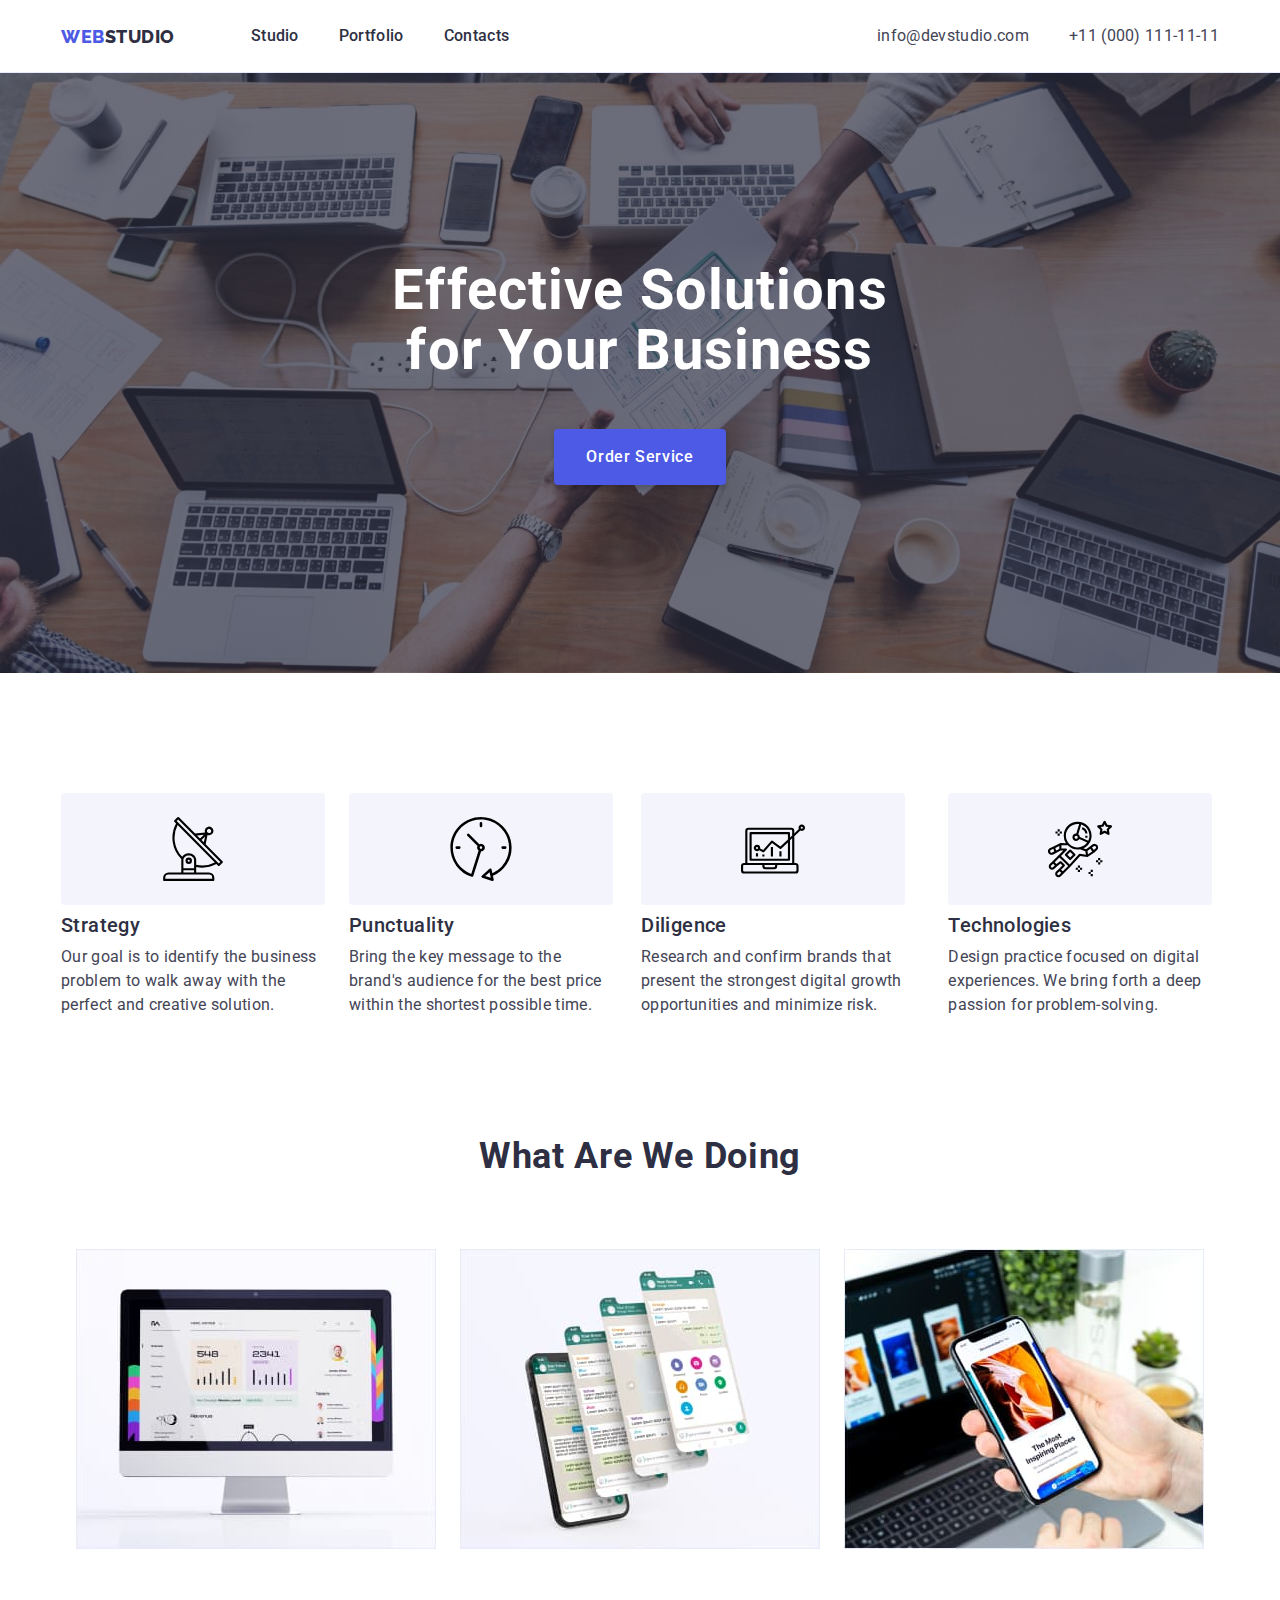
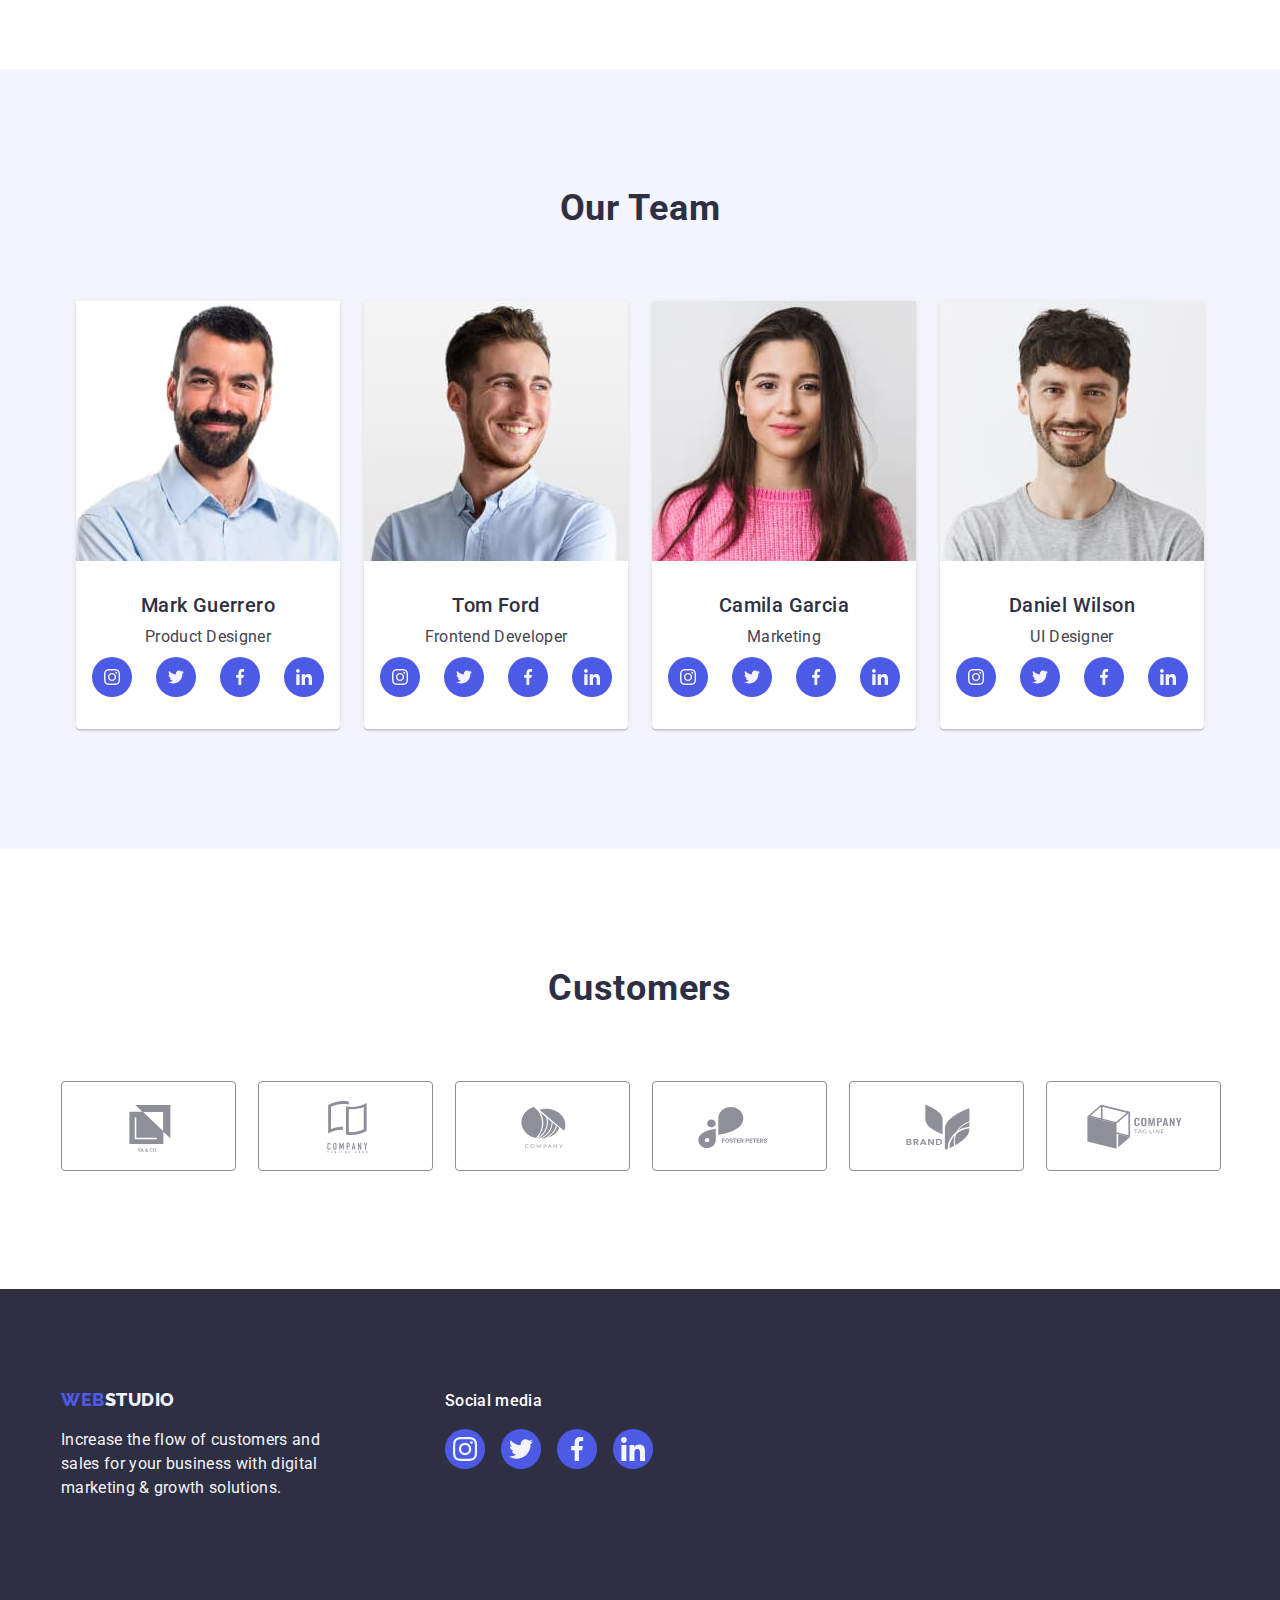
<file: index.html>
<!DOCTYPE html>
<html lang="en">
  <head>
    <meta charset="UTF-8" />
    <meta name="viewport" content="width=device-width, initial-scale=1.0" />
    <title>hw4 - main page</title>

    <link
      rel="stylesheet"
      href="https://cdnjs.cloudflare.com/ajax/libs/modern-normalize/2.0.0/modern-normalize.min.css"
      integrity="sha512-4xo8blKMVCiXpTaLzQSLSw3KFOVPWhm/TRtuPVc4WG6kUgjH6J03IBuG7JZPkcWMxJ5huwaBpOpnwYElP/m6wg=="
      crossorigin="anonymous"
      referrerpolicy="no-referrer"
    />
    <link rel="stylesheet" href="./css/styles.css" />
    <link rel="preconnect" href="https://fonts.googleapis.com" />
    <link rel="preconnect" href="https://fonts.gstatic.com" crossorigin />
    <link
      href="https://fonts.googleapis.com/css2?family=Raleway:wght@700&family=Roboto:wght@400;500;700;900&display=swap"
      rel="stylesheet"
    />
  </head>
  <body>
    <header class="header-border">
      <div class="container header-wrap">
        <nav class="navigation">
          <a class="link logo" href="./index.html"
            >Web<span class="logo-studio">Studio</span></a
          >
          <ul class="list">
            <li class="header-list">
              <a class="menu link" href="./index.html">Studio</a>
            </li>
            <li class="header-list">
              <a class="menu link" href="./portfolio.html">Portfolio</a>
            </li>
            <li class="header-list">
              <a class="menu link" href="">Contacts</a>
            </li>
          </ul>
        </nav>
        <address class="address-item">
          <ul class="list">
            <li class="header-list">
              <a class="link-address link" href="mailto:info@devstudio.com"
                >info@devstudio.com</a
              >
            </li>
            <li class="header-list">
              <a class="link-address link" href="tel:+110001111111"
                >+11 (000) 111-11-11</a
              >
            </li>
          </ul>
        </address>
      </div>
    </header>
    <main>
      <section class="title-section section">
        <div class="container main-header">
          <h1 class="title">Effective Solutions for Your Business</h1>
          <button class="title-button" type="button">Order Service</button>
        </div>
      </section>

      <section class="section">
        <div class="container">
          <h2 class="header-secondary-empty visually-hidden">Empty header</h2>
          <ul class="list">
            <li class="button-list">
              <div class="container-icons">
                <svg width="64" height="64">
                  <use href="./images/icons.svg#icon-antenna-1"></use>
                </svg>
              </div>
              <h3 class="header-tertiary">Strategy</h3>
              <p class="header-tertiary-item">
                Our goal is to identify the business problem to walk away with
                the perfect and creative solution.
              </p>
            </li>
            <li class="button-list">
              <div class="container-icons">
                <svg width="64" height="64">
                  <use href="./images/icons.svg#icon-clock-1"></use>
                </svg>
              </div>
              <h3 class="header-tertiary">Punctuality</h3>
              <p class="header-tertiary-item">
                Bring the key message to the brand's audience for the best price
                within the shortest possible time.
              </p>
            </li>
            <li class="button-list">
              <div class="container-icons">
                <svg width="64" height="64">
                  <use href="./images/icons.svg#icon-diagram-1"></use>
                </svg>
              </div>
              <h3 class="header-tertiary">Diligence</h3>
              <p class="header-tertiary-item">
                Research and confirm brands that present the strongest digital
                growth opportunities and minimize risk.
              </p>
            </li>
            <li class="button-list">
              <div class="container-icons">
                <svg width="64" height="64">
                  <use href="./images/icons.svg#icon-astronaut-1"></use>
                </svg>
              </div>
              <h3 class="header-tertiary">Technologies</h3>
              <p class="header-tertiary-item">
                Design practice focused on digital experiences. We bring forth a
                deep passion for problem-solving.
              </p>
            </li>
          </ul>
        </div>
      </section>
      <section class="what-section section">
        <div class="container">
          <h2 class="header-secondary">What are we doing</h2>
          <ul class="list">
            <li class="button-list">
              <img
                src="./images/img1.jpg"
                alt="Old Mac"
                width="360"
                height="300"
              />
            </li>
            <li class="button-list">
              <img
                src="./images/img2.jpg"
                alt="Iphones"
                width="360"
                height="300"
              />
            </li>
            <li class="button-list">
              <img
                src="./images/img3.jpg"
                alt="Phone and laptop"
                width="360"
                height="300"
              />
            </li>
          </ul>
        </div>
      </section>

      <section class="section-tertiary section">
        <div class="container">
          <h2 class="header-secondary">Our Team</h2>
          <ul class="list">
            <li class="team-list">
              <img
                src="./images/img4.jpg"
                alt="man in blue shirt"
                width="264"
                height="260"
              />
              <div class="employee">
                <h3 class="header-tertiary name-list">Mark Guerrero</h3>
                <p class="header-tertiary-item position-list">
                  Product Designer
                </p>
                <ul class="social-links-list list">
                  <li class="elipse">
                    <a class="social-link" href="">
                      <svg width="16" height="16" class="elipse-icon">
                        <use href="./images/icons.svg#icon-instagram-2"></use>
                      </svg>
                    </a>
                  </li>
                  <li class="elipse">
                    <a class="social-link" href="">
                      <svg width="16" height="16" class="elipse-icon">
                        <use href="./images/icons.svg#icon-twitter-1"></use>
                      </svg>
                    </a>
                  </li>
                  <li class="elipse">
                    <a class="social-link" href="">
                      <svg width="16" height="16" class="elipse-icon">
                        <use href="./images/icons.svg#icon-facebook-1"></use>
                      </svg>
                    </a>
                  </li>
                  <li class="elipse">
                    <a class="social-link" href="">
                      <svg width="16" height="16" class="elipse-icon">
                        <use href="./images/icons.svg#icon-linkedin-1"></use>
                      </svg>
                    </a>
                  </li>
                </ul>
              </div>
            </li>
            <li class="team-list">
              <img
                src="./images/img5.jpg"
                alt="smiling man in white shirt"
                width="264"
                height="260"
              />
              <div class="employee">
                <h3 class="header-tertiary name-list">Tom Ford</h3>
                <p class="header-tertiary-item position-list">
                  Frontend Developer
                </p>
                <ul class="social-links-list list">
                  <li class="elipse">
                    <a class="social-link" href="">
                      <svg width="16" height="16" class="elipse-icon">
                        <use href="./images/icons.svg#icon-instagram-2"></use>
                      </svg>
                    </a>
                  </li>
                  <li class="elipse">
                    <a class="social-link" href="">
                      <svg width="16" height="16" class="elipse-icon">
                        <use href="./images/icons.svg#icon-twitter-1"></use>
                      </svg>
                    </a>
                  </li>
                  <li class="elipse">
                    <a class="social-link" href="">
                      <svg width="16" height="16" class="elipse-icon">
                        <use href="./images/icons.svg#icon-facebook-1"></use>
                      </svg>
                    </a>
                  </li>
                  <li class="elipse">
                    <a class="social-link" href="">
                      <svg width="16" height="16" class="elipse-icon">
                        <use href="./images/icons.svg#icon-linkedin-1"></use>
                      </svg>
                    </a>
                  </li>
                </ul>
              </div>
            </li>
            <li class="team-list">
              <img
                src="./images/img6.jpg"
                alt="woman in pink sweater"
                width="264"
                height="260"
              />
              <div class="employee">
                <h3 class="header-tertiary name-list">Camila Garcia</h3>
                <p class="header-tertiary-item position-list">Marketing</p>
                <ul class="social-links-list list">
                  <li class="elipse">
                    <a class="social-link" href="">
                      <svg width="16" height="16" class="elipse-icon">
                        <use href="./images/icons.svg#icon-instagram-2"></use>
                      </svg>
                    </a>
                  </li>
                  <li class="elipse">
                    <a class="social-link" href="">
                      <svg width="16" height="16" class="elipse-icon">
                        <use href="./images/icons.svg#icon-twitter-1"></use>
                      </svg>
                    </a>
                  </li>
                  <li class="elipse">
                    <a class="social-link" href="">
                      <svg width="16" height="16" class="elipse-icon">
                        <use href="./images/icons.svg#icon-facebook-1"></use>
                      </svg>
                    </a>
                  </li>
                  <li class="elipse">
                    <a class="social-link" href="">
                      <svg width="16" height="16" class="elipse-icon">
                        <use href="./images/icons.svg#icon-linkedin-1"></use>
                      </svg>
                    </a>
                  </li>
                </ul>
              </div>
            </li>
            <li class="team-list">
              <img
                src="./images/img7.jpg"
                alt="man in grey t-shirt"
                width="264"
                height="260"
              />
              <div class="employee">
                <h3 class="header-tertiary name-list">Daniel Wilson</h3>
                <p class="header-tertiary-item position-list">UI Designer</p>
                <ul class="social-links-list list">
                  <li class="elipse">
                    <a class="social-link" href="">
                      <svg width="16" height="16" class="elipse-icon">
                        <use href="./images/icons.svg#icon-instagram-2"></use>
                      </svg>
                    </a>
                  </li>
                  <li class="elipse">
                    <a class="social-link" href="">
                      <svg width="16" height="16" class="elipse-icon">
                        <use href="./images/icons.svg#icon-twitter-1"></use>
                      </svg>
                    </a>
                  </li>
                  <li class="elipse">
                    <a class="social-link" href="">
                      <svg width="16" height="16" class="elipse-icon">
                        <use href="./images/icons.svg#icon-facebook-1"></use>
                      </svg>
                    </a>
                  </li>
                  <li class="elipse">
                    <a class="social-link" href="">
                      <svg width="16" height="16" class="elipse-icon">
                        <use href="./images/icons.svg#icon-linkedin-1"></use>
                      </svg>
                    </a>
                  </li>
                </ul>
              </div>
            </li>
          </ul>
        </div>
      </section>

      <section class="what-section-five">
        <div class="container">
          <h2 class="header-secondary">Customers</h2>
          <ul class="list customers-list">
            <li class="button-customers">
              <a class="customers-link" href="">
                <svg class="customers-icons" width="104" height="56">
                  <use href="./images/icons.svg#icon-Logo1"></use>
                </svg>
              </a>
            </li>
            <li class="button-customers">
              <a class="customers-link" href="">
                <svg class="customers-icons" width="104" height="56">
                  <use href="./images/icons.svg#icon-Logo2"></use>
                </svg>
              </a>
            </li>
            <li class="button-customers">
              <a class="customers-link" href="">
                <svg class="customers-icons" width="104" height="56">
                  <use href="./images/icons.svg#icon-Logo3"></use>
                </svg>
              </a>
            </li>
            <li class="button-customers">
              <a class="customers-link" href="">
                <svg class="customers-icons" width="104" height="56">
                  <use href="./images/icons.svg#icon-Logo4"></use>
                </svg>
              </a>
            </li>
            <li class="button-customers">
              <a class="customers-link" href="">
                <svg class="customers-icons" width="104" height="56">
                  <use href="./images/icons.svg#icon-Logo5"></use>
                </svg>
              </a>
            </li>
            <li class="button-customers">
              <a class="customers-link" href="">
                <svg class="customers-icons" width="104" height="56">
                  <use href="./images/icons.svg#icon-Logo6"></use>
                </svg>
              </a>
            </li>
          </ul>
        </div>
      </section>
    </main>

    <footer class="footer-section">
      <div class="container div-footer-main">
        <div class="div-footer-one">
          <a class="logo link logo-footer" href="./index.html"
            >Web<span class="logo-studio-footer">Studio</span></a
          >
          <p class="footer-text">
            Increase the flow of customers and sales for your business with
            digital marketing & growth solutions.
          </p>
        </div>

        <div>
          <p class="footer-paragraph">Social media</p>

          <ul class="social-links-list-footer list">
            <li class="elipse-footer">
              <a class="social-link-footer" href="">
                <svg width="24" height="24" class="elipse-icon">
                  <use href="./images/icons.svg#icon-instagram-2"></use>
                </svg>
              </a>
            </li>
            <li class="elipse-footer">
              <a class="social-link-footer" href="">
                <svg width="24" height="24" class="elipse-icon">
                  <use href="./images/icons.svg#icon-twitter-1"></use>
                </svg>
              </a>
            </li>
            <li class="elipse-footer">
              <a class="social-link-footer" href="">
                <svg width="24" height="24" class="elipse-icon">
                  <use href="./images/icons.svg#icon-facebook-1"></use>
                </svg>
              </a>
            </li>
            <li class="elipse-footer">
              <a class="social-link-footer" href="">
                <svg width="24" height="24" class="elipse-icon">
                  <use href="./images/icons.svg#icon-linkedin-1"></use>
                </svg>
              </a>
            </li>
          </ul>
        </div>
      </div>
    </footer>
  </body>
</html>
</file>
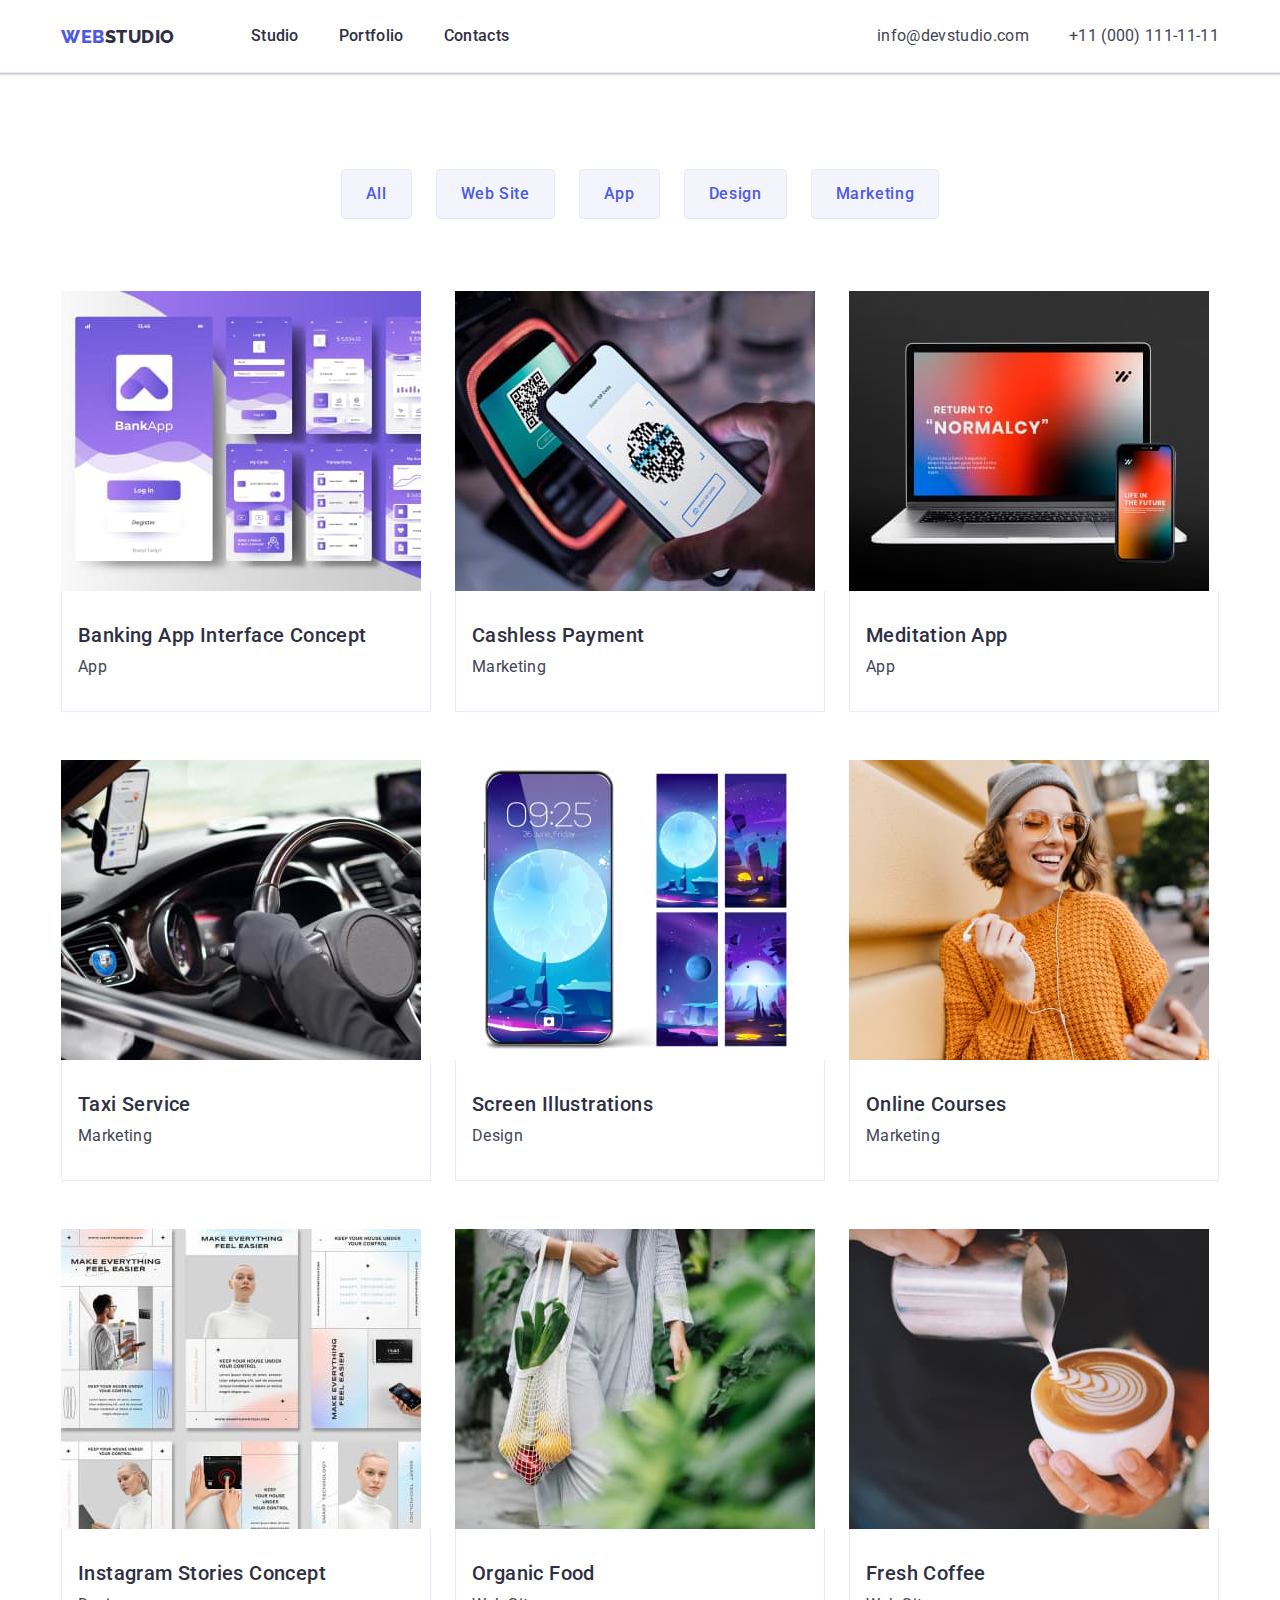
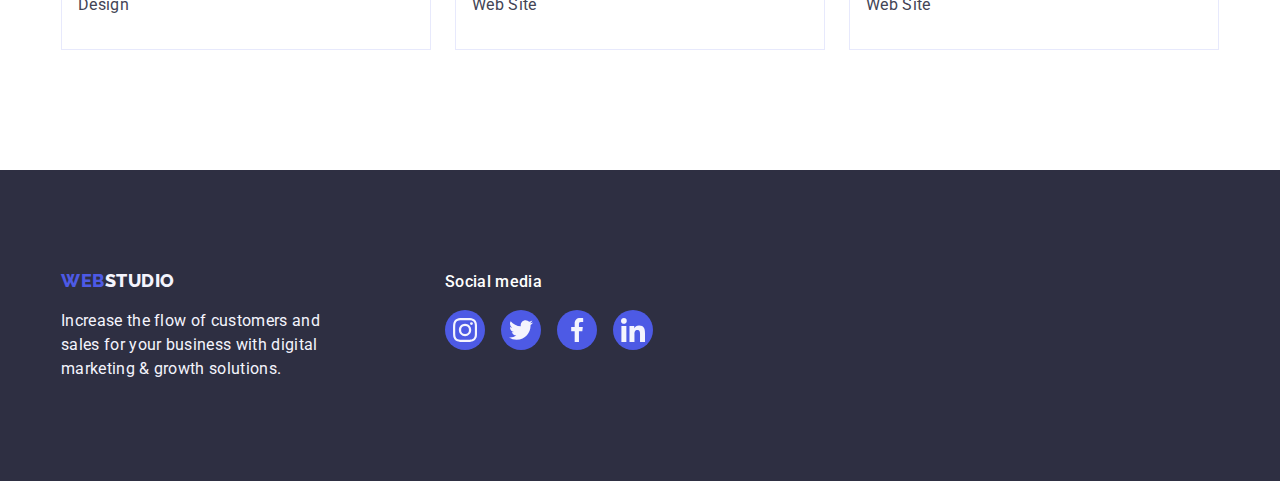
<file: portfolio.html>
<!DOCTYPE html>
<html lang="en">
  <head>
    <meta charset="UTF-8" />
    <meta name="viewport" content="width=device-width, initial-scale=1.0" />
    <title>hw2-portfolio</title>
    <link
      rel="stylesheet"
      href="https://cdnjs.cloudflare.com/ajax/libs/modern-normalize/2.0.0/modern-normalize.min.css"
      integrity="sha512-4xo8blKMVCiXpTaLzQSLSw3KFOVPWhm/TRtuPVc4WG6kUgjH6J03IBuG7JZPkcWMxJ5huwaBpOpnwYElP/m6wg=="
      crossorigin="anonymous"
      referrerpolicy="no-referrer"
    />

    <link rel="stylesheet" href="./css/styles.css" />
    <link rel="preconnect" href="https://fonts.googleapis.com" />
    <link rel="preconnect" href="https://fonts.gstatic.com" crossorigin />
    <link
      href="https://fonts.googleapis.com/css2?family=Raleway:wght@700&family=Roboto:wght@400;500;700;900&display=swap"
      rel="stylesheet"
    />
  </head>
  <body>
    <header class="header-border">
      <div class="container header-wrap">
        <nav class="navigation">
          <a class="link logo" href="./index.html"
            >Web<span class="logo-studio">Studio</span></a
          >
          <ul class="list">
            <li class="header-list">
              <a class="menu link" href="./index.html">Studio</a>
            </li>
            <li class="header-list">
              <a class="menu link" href="./portfolio.html">Portfolio</a>
            </li>
            <li class="header-list">
              <a class="menu link" href="">Contacts</a>
            </li>
          </ul>
        </nav>
        <address class="address-item">
          <ul class="list">
            <li class="header-list">
              <a class="link-address link" href="mailto:info@devstudio.com"
                >info@devstudio.com</a
              >
            </li>
            <li class="header-list">
              <a class="link-address link" href="tel:+110001111111"
                >+11 (000) 111-11-11</a
              >
            </li>
          </ul>
        </address>
      </div>
    </header>
    <main>
      <section class="section-portfolio">
        <div class="container">
          <h1 class="title-empty visually-hidden">Empty header</h1>
          <ul class="filters-list list">
            <li class="button-list">
              <button type="button" class="filter-button">All</button>
            </li>
            <li class="button-list">
              <button type="button" class="filter-button">Web Site</button>
            </li>
            <li class="button-list">
              <button type="button" class="filter-button">App</button>
            </li>
            <li class="button-list">
              <button type="button" class="filter-button">Design</button>
            </li>
            <li class="button-list">
              <button type="button" class="filter-button">Marketing</button>
            </li>
          </ul>
          <ul class="list list-net">
            <li class="item">
              <a class="link item-box" href="/">
                <img
                  src="./images/img8.jpg"
                  alt="seven screenshots of banking applications"
                  width="360"
                  height="300"
                />
                <div class="portfolio-example">
                  <h2 class="header-secondary-portfolio">
                    Banking App Interface Concept
                  </h2>
                  <p class="header-tertiary-item">App</p>
                </div></a
              >
            </li>
            <li class="item">
              <a class="link item-box" href="/">
                <img
                  src="./images/img9.jpg"
                  alt="phone over terminal"
                  width="360"
                  height="300"
                />
                <div class="portfolio-example">
                  <h2 class="header-secondary-portfolio">Cashless Payment</h2>
                  <p class="header-tertiary-item">Marketing</p>
                </div></a
              >
            </li>
            <li class="item">
              <a class="link item-box" href="/">
                <img
                  src="./images/img10.jpg"
                  alt="laptop and phone"
                  width="360"
                  height="300"
                />
                <div class="portfolio-example">
                  <h2 class="header-secondary-portfolio">Meditation App</h2>
                  <p class="header-tertiary-item">App</p>
                </div></a
              >
            </li>
            <li class="item">
              <a class="link item-box" href="/">
                <img
                  src="./images/img11.jpg"
                  alt="cockpit of a car"
                  width="360"
                  height="300"
                />
                <div class="portfolio-example">
                  <h2 class="header-secondary-portfolio">Taxi Service</h2>
                  <p class="header-tertiary-item">Marketing</p>
                </div></a
              >
            </li>
            <li class="item">
              <a class="link item-box" href="/">
                <img
                  src="./images/img12.jpg"
                  alt="phone next to 4 miniatures of phones"
                  width="360"
                  height="300"
                />
                <div class="portfolio-example">
                  <h2 class="header-secondary-portfolio">
                    Screen Illustrations
                  </h2>
                  <p class="header-tertiary-item">Design</p>
                </div></a
              >
            </li>
            <li class="item">
              <a class="link item-box" href="/">
                <img
                  src="./images/img13.jpg"
                  alt="smiling woman in orange sweater"
                  width="360"
                  height="300"
                />
                <div class="portfolio-example">
                  <h2 class="header-secondary-portfolio">Online Courses</h2>
                  <p class="header-tertiary-item">Marketing</p>
                </div></a
              >
            </li>
            <li class="item">
              <a class="link item-box" href="/">
                <img
                  src="./images/img14.jpg"
                  alt="six cards presenting new instagram concept"
                  width="360"
                  height="300"
                />
                <div class="portfolio-example">
                  <h2 class="header-secondary-portfolio">
                    Instagram Stories Concept
                  </h2>
                  <p class="header-tertiary-item">Design</p>
                </div></a
              >
            </li>
            <li class="item">
              <a class="link item-box" href="/">
                <img
                  src="./images/img15.jpg"
                  alt="person carrying shopping bag"
                  width="360"
                  height="300"
                />
                <div class="portfolio-example">
                  <h2 class="header-secondary-portfolio">Organic Food</h2>
                  <p class="header-tertiary-item">Web Site</p>
                </div></a
              >
            </li>
            <li class="item">
              <a class="link item-box" href="/">
                <img
                  src="./images/img16.jpg"
                  alt="pouring a milk into the cup of coffee"
                  width="360"
                  height="300"
                />
                <div class="portfolio-example">
                  <h2 class="header-secondary-portfolio">Fresh Coffee</h2>
                  <p class="header-tertiary-item">Web Site</p>
                </div></a
              >
            </li>
          </ul>
        </div>
      </section>
    </main>
    <footer class="footer-section">
      <div class="container div-footer-main">
        <div class="div-footer-one">
          <a class="logo link logo-footer" href="./index.html"
            >Web<span class="logo-studio-footer">Studio</span></a
          >
          <p class="footer-text">
            Increase the flow of customers and sales for your business with
            digital marketing & growth solutions.
          </p>
        </div>

        <div>
          <p class="footer-paragraph">Social media</p>

          <ul class="social-links-list-footer list">
            <li class="elipse-footer">
              <a class="social-link-footer" href="">
                <svg width="24" height="24" class="elipse-icon">
                  <use href="./images/icons.svg#icon-instagram-2"></use>
                </svg>
              </a>
            </li>
            <li class="elipse-footer">
              <a class="social-link-footer" href="">
                <svg width="24" height="24" class="elipse-icon">
                  <use href="./images/icons.svg#icon-twitter-1"></use>
                </svg>
              </a>
            </li>
            <li class="elipse-footer">
              <a class="social-link-footer" href="">
                <svg width="24" height="24" class="elipse-icon">
                  <use href="./images/icons.svg#icon-facebook-1"></use>
                </svg>
              </a>
            </li>
            <li class="elipse-footer">
              <a class="social-link-footer" href="">
                <svg width="24" height="24" class="elipse-icon">
                  <use href="./images/icons.svg#icon-linkedin-1"></use>
                </svg>
              </a>
            </li>
          </ul>
        </div>
      </div>
    </footer>
  </body>
</html>
</file>
<file: css/styles.css>
:root {
  --color-primary-brand: #4d5ae5;
  --color-pressed-state: #404bbf;
  --color-dark: #2e2f42;
  --color-success: #31d0aa;
  --color-text: #434455;
  --color-subtle-text: #8e8f99;
  --color-acent: #e7e9fc;
  --color-light: #f4f4fd;
  --color-modal-overlay: #2e2f42;
  --color-hero-background: #2e2f42;
  --color-white-background: #ffffff;
  --color-modal-background: #fcfcfc;
}

h1,
h2,
h3,
h4,
h5,
h6,
p {
  margin: 0;
}

img {
  display: block;
  max-width: 100%;
  height: auto;
}

button {
  cursor: pointer;
  border: none;
  border-radius: 4px;
}

body {
  font-family: "Roboto", sans-serif;
  color: var(--color-text);
  background-color: var(--color-white-background);
  font-weight: 500;
  margin: 0 auto;
}

.container {
  max-width: 1158px;
  padding: 0 15px;
  margin: 0 auto;
}

.section {
  padding-top: 120px;
  padding-bottom: 120px;
}

.section-portfolio {
  padding-top: 96px;
  padding-bottom: 120px;
}

.header-wrap {
  display: flex;
  align-items: center;
}

.header-border {
  border-bottom: 1px solid #e7e9fc;
  box-shadow: 0px 1px 6px 0px rgba(46, 47, 66, 0.08),
    0px 1px 1px 0px rgba(46, 47, 66, 0.16),
    0px 2px 1px 0px rgba(46, 47, 66, 0.08);
}

.link {
  text-decoration: none;
  color: var(--color-dark);
  font-weight: 500;
  font-size: 16px;
  line-height: 1.5;
  letter-spacing: 0.02em;
}

.logo {
  font-family: "Raleway", sans-serif;
  font-weight: 800;
  margin-right: 76px;
  font-size: 18px;
  line-height: 1.17;
  letter-spacing: 0.03em;
  text-transform: uppercase;
  color: var(--color-primary-brand);
  text-decoration: none;
  padding-top: 25.5px;
  padding-bottom: 25.5px;
}

.menu {
  color: var(--color-dark);
  font-weight: 500;
  font-size: 16px;
  line-height: 1.5;
  letter-spacing: 0.02em;
  gap: 40px;
  padding: 24px 0;
}

.header-list {
  margin-right: 40px;
}

.header-list:last-child {
  margin-right: 0;
}

.container-icons {
  display: flex;
  align-items: center;
  justify-content: center;
  border: none;
  border-radius: 4px;
  width: 264px;
  height: 112px;
  flex-shrink: 0;
  background: var(--color-light);
  margin-bottom: 8px;
}

.link:hover,
.link:focus {
  color: var(--color-pressed-state);
}
.logo-studio {
  color: var(--color-dark);
}

.list {
  display: flex;
  list-style: none;
  margin: 0;
  padding-left: 0;
  justify-content: center;
}

.menu .link {
  display: block;
  text-decoration: none;
  padding: 24px 0;
}

.navigation {
  display: flex;
  align-items: center;
}

.address-item {
  font-style: normal;
  align-items: center;
  display: flex;
  gap: 40px;
  margin-left: auto;
}

.link-address {
  color: var(--color-text);
  line-height: 1.5;
  letter-spacing: 0.02em;
  text-decoration: none;
  gap: 40px;
  font-weight: 400;
  font-size: 16px;
  letter-spacing: 0.02em;
}

.link-address:hover,
.link-address:focus {
  color: var(--color-pressed-state);
}

.filters-list {
  color: var(--color-primary-brand);
  margin-bottom: 72px;
}

.filter-button {
  font-family: "Roboto", sans-serif;
  font-weight: 500;
  font-size: 16px;
  line-height: 1.5;
  letter-spacing: 0.04em;
  color: var(--color-primary-brand);
  background-color: var(--color-light);
  cursor: pointer;
  display: flex;
  padding: 12px 24px;
  align-items: flex-start;
  border-radius: 4px;
  border: 1px solid #e7e9fc;
}

.filter-button:hover,
.filter-button:focus {
  color: var(--color-white-background);
  background-color: var(--color-pressed-state);
  box-shadow: 0px 2px 2px 0px rgba(0, 0, 0, 0.12),
    0px 2px 1px 0px rgba(0, 0, 0, 0.08), 0px 3px 1px 0px rgba(0, 0, 0, 0.1);
  border: 1px solid transparent;
}

.button-list {
  margin-right: 24px;
}

.button-list:last-child {
  margin-right: 0;
}

.customers-list {
  gap: 24px;
}

.button-customers {
  width: calc((100% - 120px) / 6);
  height: 88px;
}

.customers-link {
  width: 100%;
  height: 100%;
  border: 1px solid var(--color-subtle-text);
  border-radius: 4px;
  display: flex;
  align-items: center;
  justify-content: center;
  color: var(--color-subtle-text);
}

.customers-link:hover,
.customers-link:focus {
  border-color: var(--color-pressed-state);
  color: var(--color-pressed-state);
}

.customers-icons {
  fill: currentColor;
}

.logo-studio-footer {
  text-decoration: none;
  color: var(--color-light);
  font-family: Raleway;
  font-size: 18px;
  font-style: normal;
  font-weight: 800;
  line-height: 1.2;
  letter-spacing: 0.54px;
  text-transform: uppercase;
}

.footer-text {
  color: var(--color-light);
  font-family: Roboto;
  font-size: 16px;
  font-style: normal;
  font-weight: 400;
  line-height: 1.5;
  letter-spacing: 0.32px;
  width: 264px;
}

.title {
  text-align: center;
  color: var(--color-white-background);
  font-family: Roboto;
  font-size: 56px;
  font-style: normal;
  font-weight: 700;
  line-height: 1.07;
  letter-spacing: 1.12px;
  max-width: 496px;
  text-align: center;
  margin: 0 auto;
  margin-bottom: 48px;
}

.title-section {
  margin: 0 auto;
  max-width: 1440px;
  display: flex;
  align-items: center;
  background-color: var(--color-dark);
  padding: 188px 0;

  background-image: linear-gradient(
      rgba(46, 47, 66, 0.7),
      rgba(46, 47, 66, 0.7)
    ),
    url("../images/people-office.jpg");
  background-repeat: no-repeat;
  background-position: center;
  background-size: cover;
}

.title-button {
  color: var(--color-white-background);
  background-color: var(--color-primary-brand);
  font-family: "Roboto", sans-serif;
  font-size: 16px;
  font-style: normal;
  font-weight: 500;
  line-height: 1.5;
  letter-spacing: 0.64px;
  cursor: pointer;
  border: none;
  border-radius: 4px;
  display: block;
  box-shadow: 0px 4px 4px 0px rgba(0, 0, 0, 0.15);
  min-width: 169px;
  padding: 16px 32px;
  margin: 0 auto;
}

.title-button:hover,
.title-button:focus {
  background-color: var(--color-pressed-state);
}

.header-tertiary {
  color: var(--color-dark);
  font-family: Roboto;
  font-size: 20px;
  font-style: normal;
  font-weight: 500;
  line-height: 1.2;
  letter-spacing: 0.4px;
  margin-bottom: 8px;
  min-width: 264px;
}

.header-tertiary-item {
  color: var(--color-text);
  font-family: Roboto;
  font-size: 16px;
  font-style: normal;
  font-weight: 400;
  line-height: 1.5;
  letter-spacing: 0.02em;
  min-width: 264px;
}

.social-links-list {
  display: flex;
  gap: 24px;
  justify-content: center;
}

.social-links-list-footer {
  gap: 16px;
}

.social-link {
  width: 100%;
  height: 100%;
  background-color: var(--color-primary-brand);
  border-radius: 50%;
  display: flex;
  align-items: center;
  justify-content: center;
  max-height: 40px;
}

.social-link:hover,
.social-link:focus {
  background-color: var(--color-pressed-state);
}

.social-link-footer {
  width: 100%;
  height: 100%;
  background-color: var(--color-primary-brand);
  border-radius: 50%;
  display: flex;
  align-items: center;
  max-height: 40px;
  justify-content: center;
}

.social-link-footer:hover,
.social-link-footer:focus {
  background-color: var(--color-success);
}

.elipse-icon {
  fill: var(--color-light);
  max-height: 40px;
  max-width: 40px;
}

.elipse {
  width: 40px;
  height: 40px;
  border-radius: 50%;
}

.elipse-footer {
  width: 40px;
  height: 40px;
  border-radius: 50%;
}

.elipse-footer:hover,
.elipse-footer:focus {
  background-color: var(--color-success);
}

.header-secondary {
  color: var(--color-dark);
  text-align: center;
  font-family: Roboto;
  font-size: 36px;
  font-style: normal;
  font-weight: 700;
  line-height: 1.11;
  letter-spacing: 0.72px;
  text-transform: capitalize;
  margin-bottom: 72px;
}

.header-secondary-empty {
  color: var(--color-white-background);
}

.what-section {
  padding-top: 0;
}

.what-section-five {
  padding-top: 120px;
  padding-bottom: 120px;
}

.visually-hidden {
  position: absolute;
  width: 1px;
  height: 1px;
  margin: -1px;
  border: 0;
  padding: 0;
  white-space: nowrap;
  clip-path: inset(100%);
  clip: rect(0 0 0 0);
  overflow: hidden;
}

.section-tertiary {
  background-color: var(--color-light);
}

.team-list {
  background-color: var(--color-white-background);
  border-radius: 0px 0px 4px 4px;
  box-shadow: 0px 2px 1px 0px rgba(46, 47, 66, 0.08),
    0px 1px 1px 0px rgba(46, 47, 66, 0.16),
    0px 1px 6px 0px rgba(46, 47, 66, 0.08);
  width: 264px;
  margin-right: 24px;
}

.team-list:last-child {
  margin-right: 0px;
}

.title-empty {
  color: var(--color-white-background);
}

.name-list {
  text-align: center;
  margin-bottom: 8px;
}

.employee {
  padding: 32px 0px;
}

.position-list {
  text-align: center;
  margin-bottom: 8px;
}

.logo-footer {
  display: inline-block;
  font-family: "Raleway", sans-serif;
  font-weight: 800;
  font-size: 18px;
  line-height: 1.17;
  letter-spacing: 0.03em;
  text-transform: uppercase;
  color: var(--color-primary-brand);
  text-decoration: none;
  padding-top: 0;
  padding-bottom: 17.5px;
}

.header-secondary-portfolio {
  font-weight: 500;
  font-size: 20px;
  line-height: 1.2;
  letter-spacing: 0.02em;
  color: var(--color-dark);
  margin-bottom: 8px;
}

.portfolio-example {
  padding: 32px 16px;
  border: 1px solid #e7e9fc;
  border-top: none;
}

.list-net {
  justify-content: space-between;
  display: flex;
  flex-wrap: wrap;
  padding: 0;
  row-gap: 48px;
  column-gap: 24px;
}

.item {
  flex-basis: calc((100% - 48px) / 3);
}

.item-box {
  display: block;
}

.item-box:hover,
.item-box:focus {
  box-shadow: 0px 1px 6px rgba(46, 47, 66, 0.08),
    0px 1px 1px rgba(46, 47, 66, 0.16), 0px 2px 1px rgba(46, 47, 66, 0.08);
}

.footer-footer {
  display: flex;
  margin-right: 120px;
}
.footer-social-media {
  display: flex;
  justify-content: center;
  align-items: center;
}

.footer-section {
  background-color: var(--color-dark);
  padding: 100px 0;
}

.footer-inline {
  display: inline-flex;
}

.list-footer-one {
  display: block;
}
.list-footer-two {
  display: block;
}

.social-media {
  color: var(--color-white-background);
  font-family: Roboto;
  font-size: 16px;
  font-style: normal;
  font-weight: 500;
  line-height: 1.5;
  letter-spacing: 0.32px;
  margin-bottom: 16px;
}

.div-footer-one {
  margin-right: 120px;
}

.div-footer-main {
  display: flex;
  align-items: baseline;
}

.footer-paragraph {
  color: var(--color-white-background);
  font-size: 16px;
  font-weight: 500;
  line-height: 1.5;
  letter-spacing: 0.02em;
  margin-bottom: 16px;
}
</file>
